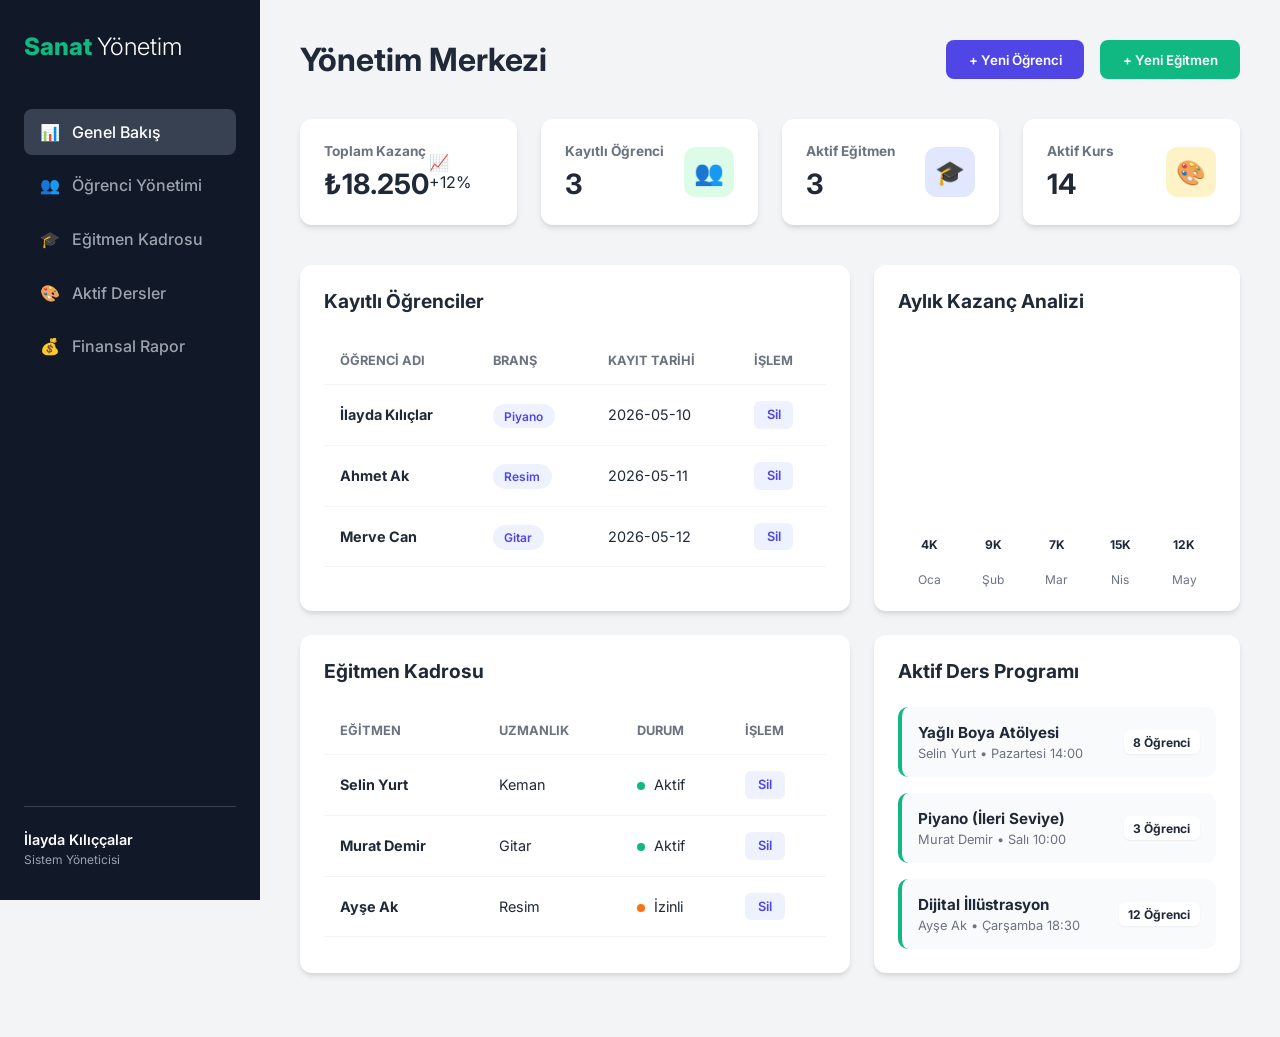
<file: index.html>
<!DOCTYPE html>
<html lang="tr">
<head>
    <meta charset="UTF-8">
    <meta name="viewport" content="width=device-width, initial-scale=1.0">
    <title>Sanat Merkezi | Yönetim Paneli</title>
    <link rel="stylesheet" href="style.css">
    <link href="https://fonts.googleapis.com/css2?family=Inter:wght@300;400;500;600;700&display=swap" rel="stylesheet">
</head>
<body class="admin-body">
    <div class="app-wrapper">
        <!-- Sol Menü -->
        <aside class="sidebar">
            <div class="sidebar-brand">
                <div class="logo">Sanat<span>Yönetim</span></div>
            </div>
            <nav class="sidebar-nav">
                <a href="#stats" class="active"><span class="icon">📊</span> Genel Bakış</a>
                <a href="#students"><span class="icon">👥</span> Öğrenci Yönetimi</a>
                <a href="#teachers"><span class="icon">🎓</span> Eğitmen Kadrosu</a>
                <a href="#courses"><span class="icon">🎨</span> Aktif Dersler</a>
                <a href="#earnings"><span class="icon">💰</span> Finansal Rapor</a>
            </nav>
            <div class="sidebar-footer">
                <p>İlayda Kılıççalar</p>
                <span>Sistem Yöneticisi</span>
            </div>
        </aside>

        <!-- Ana İçerik -->
        <main class="main-content">
            <header class="top-header">
                <h1>Yönetim Merkezi</h1>
                <div class="header-actions">
                    <button class="btn-primary" onclick="showModal('userModal')">+ Yeni Öğrenci</button>
                    <button class="btn-secondary" onclick="showModal('teacherModal')">+ Yeni Eğitmen</button>
                </div>
            </header>

            <!-- İstatistik Kartları -->
            <section class="stats-grid" id="stats">
                <div class="stat-card">
                    <div class="stat-info">
                        <h3>Toplam Kazanç</h3>
                        <p class="value" id="total-earnings">₺18.250</p>
                    </div>
                    <div class="stat-chart-mini">📈 +12%</div>
                </div>
                <div class="stat-card">
                    <div class="stat-info">
                        <h3>Kayıtlı Öğrenci</h3>
                        <p class="value" id="student-count">0</p>
                    </div>
                    <div class="stat-icon student-bg">👥</div>
                </div>
                <div class="stat-card">
                    <div class="stat-info">
                        <h3>Aktif Eğitmen</h3>
                        <p class="value" id="teacher-count">0</p>
                    </div>
                    <div class="stat-icon teacher-bg">🎓</div>
                </div>
                <div class="stat-card">
                    <div class="stat-info">
                        <h3>Aktif Kurs</h3>
                        <p class="value">14</p>
                    </div>
                    <div class="stat-icon course-bg">🎨</div>
                </div>
            </section>

            <div class="dashboard-grid">
                <!-- Öğrenci Listesi -->
                <section class="panel-card" id="students">
                    <div class="panel-header">
                        <h2>Kayıtlı Öğrenciler</h2>
                    </div>
                    <div class="table-container">
                        <table class="admin-table">
                            <thead>
                                <tr>
                                    <th>Öğrenci Adı</th>
                                    <th>Branş</th>
                                    <th>Kayıt Tarihi</th>
                                    <th>İşlem</th>
                                </tr>
                            </thead>
                            <tbody id="student-table-body">
                                <!-- Dinamik -->
                            </tbody>
                        </table>
                    </div>
                </section>

                <!-- Kazanç Grafiği -->
                <section class="panel-card" id="earnings">
                    <div class="panel-header">
                        <h2>Aylık Kazanç Analizi</h2>
                    </div>
                    <div class="chart-wrapper">
                        <div class="bar-chart">
                            <div class="bar-col"><div class="bar" style="height: 40%"><span>4K</span></div><label>Oca</label></div>
                            <div class="bar-col"><div class="bar" style="height: 60%"><span>9K</span></div><label>Şub</label></div>
                            <div class="bar-col"><div class="bar" style="height: 50%"><span>7K</span></div><label>Mar</label></div>
                            <div class="bar-col"><div class="bar" style="height: 85%"><span>15K</span></div><label>Nis</label></div>
                            <div class="bar-col"><div class="bar" style="height: 75%"><span>12K</span></div><label>May</label></div>
                        </div>
                    </div>
                </section>
            </div>

            <div class="dashboard-grid second-row">
                <!-- Eğitmen Listesi -->
                <section class="panel-card" id="teachers">
                    <div class="panel-header">
                        <h2>Eğitmen Kadrosu</h2>
                    </div>
                    <div class="table-container">
                        <table class="admin-table">
                            <thead>
                                <tr>
                                    <th>Eğitmen</th>
                                    <th>Uzmanlık</th>
                                    <th>Durum</th>
                                    <th>İşlem</th>
                                </tr>
                            </thead>
                            <tbody id="teacher-table-body">
                                <!-- Dinamik -->
                            </tbody>
                        </table>
                    </div>
                </section>

                <!-- Aktif Dersler -->
                <section class="panel-card" id="courses">
                    <div class="panel-header">
                        <h2>Aktif Ders Programı</h2>
                    </div>
                    <div class="course-list" id="course-list-body">
                        <div class="course-item">
                            <div class="c-info">
                                <h4>Yağlı Boya Atölyesi</h4>
                                <p>Selin Yurt • Pazartesi 14:00</p>
                            </div>
                            <span class="c-badge">8 Öğrenci</span>
                        </div>
                        <div class="course-item">
                            <div class="c-info">
                                <h4>Piyano (İleri Seviye)</h4>
                                <p>Murat Demir • Salı 10:00</p>
                            </div>
                            <span class="c-badge">3 Öğrenci</span>
                        </div>
                        <div class="course-item">
                            <div class="c-info">
                                <h4>Dijital İllüstrasyon</h4>
                                <p>Ayşe Ak • Çarşamba 18:30</p>
                            </div>
                            <span class="c-badge">12 Öğrenci</span>
                        </div>
                    </div>
                </section>
            </div>
        </main>
    </div>

    <!-- MODALLAR -->
    <div id="userModal" class="modal">
        <div class="modal-content">
            <span class="close" onclick="closeModal('userModal')">&times;</span>
            <h3>Yeni Öğrenci Kaydı</h3>
            <form id="studentForm">
                <input type="text" id="sName" placeholder="Öğrenci Ad Soyad" required>
                <select id="sBranch">
                    <option>Resim</option>
                    <option>Piyano</option>
                    <option>Gitar</option>
                    <option>Keman</option>
                </select>
                <button type="submit" class="btn-primary">Kaydı Tamamla</button>
            </form>
        </div>
    </div>

    <div id="teacherModal" class="modal">
        <div class="modal-content">
            <span class="close" onclick="closeModal('teacherModal')">&times;</span>
            <h3>Yeni Eğitmen Ekle</h3>
            <form id="teacherForm">
                <input type="text" id="tName" placeholder="Eğitmen Ad Soyad" required>
                <input type="text" id="tExpert" placeholder="Uzmanlık Alanı" required>
                <button type="submit" class="btn-primary">Eğitmeni Kaydet</button>
            </form>
        </div>
    </div>

    <script src="script.js"></script>
</body>
</html>
</file>
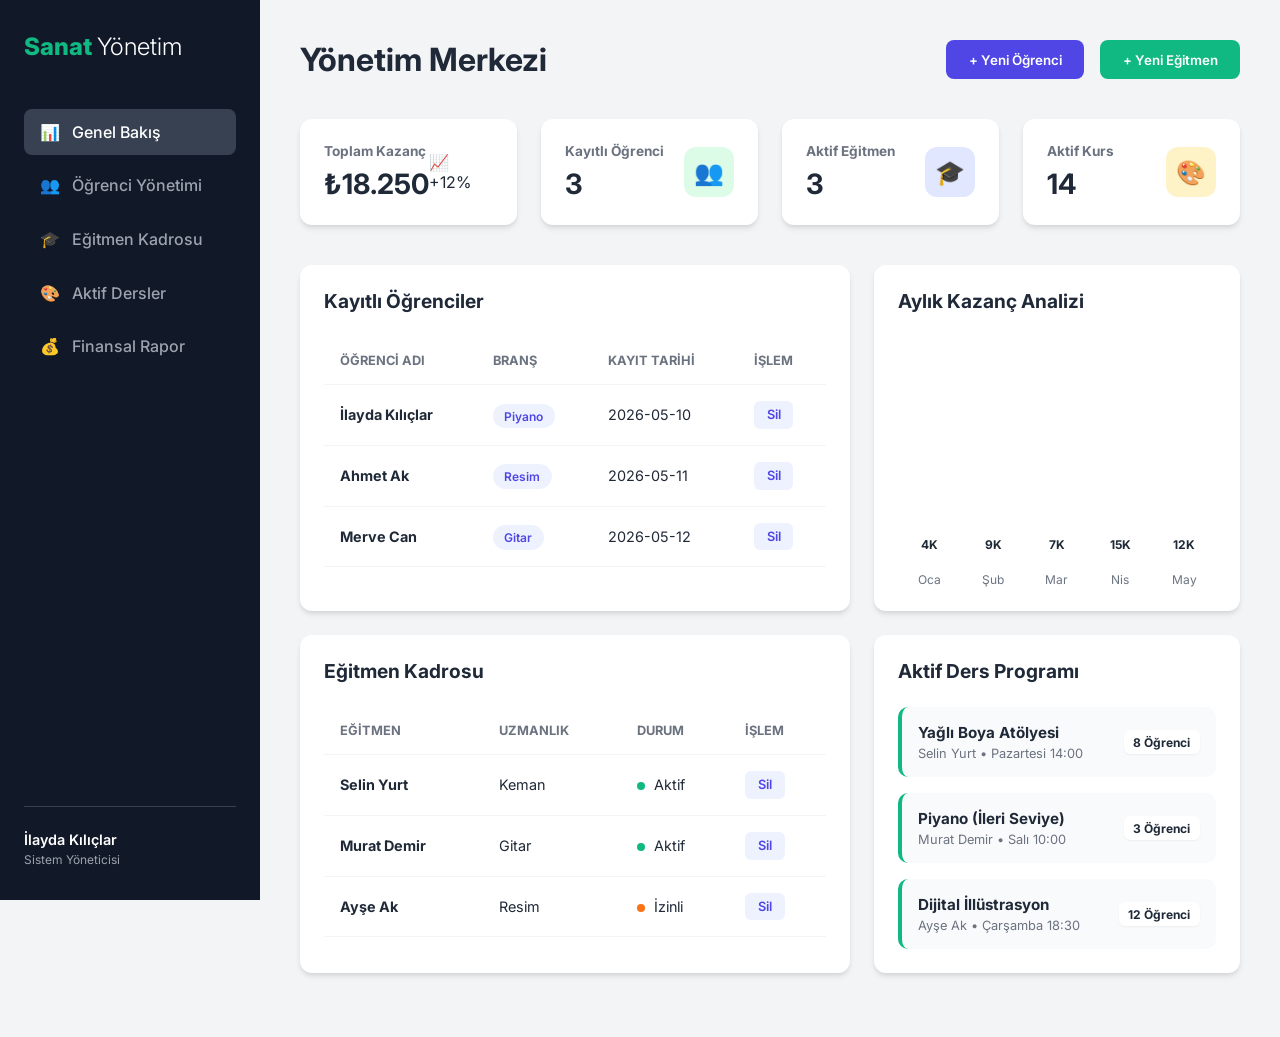
<file: web-app/index.html>
<!DOCTYPE html>
<html lang="tr">
<head>
    <meta charset="UTF-8">
    <meta name="viewport" content="width=device-width, initial-scale=1.0">
    <title>Sanat Merkezi | Yönetim Paneli</title>
    <link rel="stylesheet" href="style.css">
    <link href="https://fonts.googleapis.com/css2?family=Inter:wght@300;400;500;600;700&display=swap" rel="stylesheet">
</head>
<body class="admin-body">
    <div class="app-wrapper">
        <!-- Sol Menü -->
        <aside class="sidebar">
            <div class="sidebar-brand">
                <div class="logo">Sanat<span>Yönetim</span></div>
            </div>
            <nav class="sidebar-nav">
                <a href="#stats" class="active"><span class="icon">📊</span> Genel Bakış</a>
                <a href="#students"><span class="icon">👥</span> Öğrenci Yönetimi</a>
                <a href="#teachers"><span class="icon">🎓</span> Eğitmen Kadrosu</a>
                <a href="#courses"><span class="icon">🎨</span> Aktif Dersler</a>
                <a href="#earnings"><span class="icon">💰</span> Finansal Rapor</a>
            </nav>
            <div class="sidebar-footer">
                <p>İlayda Kılıçlar</p>
                <span>Sistem Yöneticisi</span>
            </div>
        </aside>

        <!-- Ana İçerik -->
        <main class="main-content">
            <header class="top-header">
                <h1>Yönetim Merkezi</h1>
                <div class="header-actions">
                    <button class="btn-primary" onclick="showModal('userModal')">+ Yeni Öğrenci</button>
                    <button class="btn-secondary" onclick="showModal('teacherModal')">+ Yeni Eğitmen</button>
                </div>
            </header>

            <!-- İstatistik Kartları -->
            <section class="stats-grid" id="stats">
                <div class="stat-card">
                    <div class="stat-info">
                        <h3>Toplam Kazanç</h3>
                        <p class="value" id="total-earnings">₺18.250</p>
                    </div>
                    <div class="stat-chart-mini">📈 +12%</div>
                </div>
                <div class="stat-card">
                    <div class="stat-info">
                        <h3>Kayıtlı Öğrenci</h3>
                        <p class="value" id="student-count">0</p>
                    </div>
                    <div class="stat-icon student-bg">👥</div>
                </div>
                <div class="stat-card">
                    <div class="stat-info">
                        <h3>Aktif Eğitmen</h3>
                        <p class="value" id="teacher-count">0</p>
                    </div>
                    <div class="stat-icon teacher-bg">🎓</div>
                </div>
                <div class="stat-card">
                    <div class="stat-info">
                        <h3>Aktif Kurs</h3>
                        <p class="value">14</p>
                    </div>
                    <div class="stat-icon course-bg">🎨</div>
                </div>
            </section>

            <div class="dashboard-grid">
                <!-- Öğrenci Listesi -->
                <section class="panel-card" id="students">
                    <div class="panel-header">
                        <h2>Kayıtlı Öğrenciler</h2>
                    </div>
                    <div class="table-container">
                        <table class="admin-table">
                            <thead>
                                <tr>
                                    <th>Öğrenci Adı</th>
                                    <th>Branş</th>
                                    <th>Kayıt Tarihi</th>
                                    <th>İşlem</th>
                                </tr>
                            </thead>
                            <tbody id="student-table-body">
                                <!-- Dinamik -->
                            </tbody>
                        </table>
                    </div>
                </section>

                <!-- Kazanç Grafiği -->
                <section class="panel-card" id="earnings">
                    <div class="panel-header">
                        <h2>Aylık Kazanç Analizi</h2>
                    </div>
                    <div class="chart-wrapper">
                        <div class="bar-chart">
                            <div class="bar-col"><div class="bar" style="height: 40%"><span>4K</span></div><label>Oca</label></div>
                            <div class="bar-col"><div class="bar" style="height: 60%"><span>9K</span></div><label>Şub</label></div>
                            <div class="bar-col"><div class="bar" style="height: 50%"><span>7K</span></div><label>Mar</label></div>
                            <div class="bar-col"><div class="bar" style="height: 85%"><span>15K</span></div><label>Nis</label></div>
                            <div class="bar-col"><div class="bar" style="height: 75%"><span>12K</span></div><label>May</label></div>
                        </div>
                    </div>
                </section>
            </div>

            <div class="dashboard-grid second-row">
                <!-- Eğitmen Listesi -->
                <section class="panel-card" id="teachers">
                    <div class="panel-header">
                        <h2>Eğitmen Kadrosu</h2>
                    </div>
                    <div class="table-container">
                        <table class="admin-table">
                            <thead>
                                <tr>
                                    <th>Eğitmen</th>
                                    <th>Uzmanlık</th>
                                    <th>Durum</th>
                                    <th>İşlem</th>
                                </tr>
                            </thead>
                            <tbody id="teacher-table-body">
                                <!-- Dinamik -->
                            </tbody>
                        </table>
                    </div>
                </section>

                <!-- Aktif Dersler -->
                <section class="panel-card" id="courses">
                    <div class="panel-header">
                        <h2>Aktif Ders Programı</h2>
                    </div>
                    <div class="course-list" id="course-list-body">
                        <div class="course-item">
                            <div class="c-info">
                                <h4>Yağlı Boya Atölyesi</h4>
                                <p>Selin Yurt • Pazartesi 14:00</p>
                            </div>
                            <span class="c-badge">8 Öğrenci</span>
                        </div>
                        <div class="course-item">
                            <div class="c-info">
                                <h4>Piyano (İleri Seviye)</h4>
                                <p>Murat Demir • Salı 10:00</p>
                            </div>
                            <span class="c-badge">3 Öğrenci</span>
                        </div>
                        <div class="course-item">
                            <div class="c-info">
                                <h4>Dijital İllüstrasyon</h4>
                                <p>Ayşe Ak • Çarşamba 18:30</p>
                            </div>
                            <span class="c-badge">12 Öğrenci</span>
                        </div>
                    </div>
                </section>
            </div>
        </main>
    </div>

    <!-- MODALLAR -->
    <div id="userModal" class="modal">
        <div class="modal-content">
            <span class="close" onclick="closeModal('userModal')">&times;</span>
            <h3>Yeni Öğrenci Kaydı</h3>
            <form id="studentForm">
                <input type="text" id="sName" placeholder="Öğrenci Ad Soyad" required>
                <select id="sBranch">
                    <option>Resim</option>
                    <option>Piyano</option>
                    <option>Gitar</option>
                    <option>Keman</option>
                </select>
                <button type="submit" class="btn-primary">Kaydı Tamamla</button>
            </form>
        </div>
    </div>

    <div id="teacherModal" class="modal">
        <div class="modal-content">
            <span class="close" onclick="closeModal('teacherModal')">&times;</span>
            <h3>Yeni Eğitmen Ekle</h3>
            <form id="teacherForm">
                <input type="text" id="tName" placeholder="Eğitmen Ad Soyad" required>
                <input type="text" id="tExpert" placeholder="Uzmanlık Alanı" required>
                <button type="submit" class="btn-primary">Eğitmeni Kaydet</button>
            </form>
        </div>
    </div>

    <script src="script.js"></script>
</body>
</html>
</file>
<file: style.css>
:root {
    --primary: #4f46e5;
    --primary-light: #eef2ff;
    --secondary: #10b981;
    --danger: #ef4444;
    --bg-main: #f3f4f6;
    --sidebar-bg: #111827;
    --text-dark: #1f2937;
    --text-gray: #6b7280;
    --shadow: 0 4px 6px -1px rgba(0, 0, 0, 0.1), 0 2px 4px -1px rgba(0, 0, 0, 0.06);
}

* { margin: 0; padding: 0; box-sizing: border-box; font-family: 'Inter', sans-serif; }

body { background: var(--bg-main); color: var(--text-dark); overflow-x: hidden; }

.app-wrapper { display: flex; min-height: 100vh; }

/* Sidebar */
.sidebar { width: 260px; background: var(--sidebar-bg); color: white; display: flex; flex-direction: column; position: fixed; height: 100vh; padding: 2rem 1.5rem; }
.sidebar-brand { margin-bottom: 3rem; }
.logo { font-size: 1.5rem; font-weight: 800; color: var(--secondary); }
.logo span { color: white; margin-left: 5px; font-weight: 300; }
.sidebar-nav { flex: 1; }
.sidebar-nav a { display: flex; align-items: center; gap: 12px; color: #9ca3af; text-decoration: none; padding: 0.8rem 1rem; border-radius: 8px; margin-bottom: 0.5rem; transition: 0.3s; font-weight: 500; }
.sidebar-nav a:hover, .sidebar-nav a.active { background: #374151; color: white; }
.sidebar-footer { border-top: 1px solid #374151; padding-top: 1.5rem; }
.sidebar-footer p { font-weight: 600; font-size: 0.9rem; }
.sidebar-footer span { font-size: 0.75rem; color: #9ca3af; }

/* Main Content */
.main-content { flex: 1; margin-left: 260px; padding: 2.5rem; }
.top-header { display: flex; justify-content: space-between; align-items: center; margin-bottom: 2.5rem; }
.header-actions { display: flex; gap: 1rem; }

/* Buttons */
.btn-primary { background: var(--primary); color: white; border: none; padding: 0.7rem 1.4rem; border-radius: 8px; cursor: pointer; font-weight: 600; transition: 0.3s; }
.btn-secondary { background: var(--secondary); color: white; border: none; padding: 0.7rem 1.4rem; border-radius: 8px; cursor: pointer; font-weight: 600; transition: 0.3s; }
.btn-primary:hover, .btn-secondary:hover { transform: translateY(-2px); opacity: 0.9; }
.btn-delete { background: var(--primary-light); color: var(--primary); border: none; padding: 0.4rem 0.8rem; border-radius: 6px; cursor: pointer; font-size: 0.8rem; font-weight: 600; }

/* Stats */
.stats-grid { display: grid; grid-template-columns: repeat(4, 1fr); gap: 1.5rem; margin-bottom: 2.5rem; }
.stat-card { background: white; padding: 1.5rem; border-radius: 12px; box-shadow: var(--shadow); display: flex; justify-content: space-between; align-items: center; }
.stat-info h3 { font-size: 0.85rem; color: var(--text-gray); margin-bottom: 0.5rem; }
.stat-info .value { font-size: 1.75rem; font-weight: 700; }
.stat-icon { width: 50px; height: 50px; border-radius: 12px; display: flex; align-items: center; justify-content: center; font-size: 1.5rem; }
.student-bg { background: #dcfce7; }
.teacher-bg { background: #e0e7ff; }
.course-bg { background: #fef3c7; }

/* Dashboard Grid */
.dashboard-grid { display: grid; grid-template-columns: 1.5fr 1fr; gap: 1.5rem; margin-bottom: 1.5rem; }
.panel-card { background: white; padding: 1.5rem; border-radius: 12px; box-shadow: var(--shadow); }
.panel-header { margin-bottom: 1.5rem; }
.panel-header h2 { font-size: 1.2rem; font-weight: 700; }

/* Tables */
.table-container { overflow-x: auto; }
.admin-table { width: 100%; border-collapse: collapse; }
.admin-table th { text-align: left; padding: 1rem; color: var(--text-gray); font-size: 0.8rem; text-transform: uppercase; border-bottom: 1px solid #f3f4f6; }
.admin-table td { padding: 1rem; border-bottom: 1px solid #f3f4f6; font-size: 0.9rem; }
.branch-tag { background: var(--primary-light); color: var(--primary); padding: 0.3rem 0.7rem; border-radius: 20px; font-size: 0.75rem; font-weight: 600; }
.status-dot { width: 8px; height: 8px; border-radius: 50%; display: inline-block; margin-right: 5px; }
.dot-green { background: var(--secondary); }
.dot-red { background: #f97316; }

/* Chart Area */
.chart-wrapper { height: 250px; display: flex; align-items: flex-end; padding-top: 2rem; }
.bar-chart { display: flex; width: 100%; height: 100%; justify-content: space-around; align-items: flex-end; }
.bar-col { display: flex; flex-direction: column; align-items: center; flex: 1; }
.bar { width: 40px; background: var(--primary); border-radius: 6px 6px 0 0; position: relative; transition: 0.5s ease-out; }
.bar span { position: absolute; top: -25px; left: 50%; transform: translateX(-50%); font-size: 0.75rem; font-weight: 700; }
.bar-col label { margin-top: 10px; font-size: 0.75rem; color: var(--text-gray); }

/* Courses */
.course-list { display: flex; flex-direction: column; gap: 1rem; }
.course-item { display: flex; justify-content: space-between; align-items: center; padding: 1rem; background: #f9fafb; border-radius: 10px; border-left: 4px solid var(--secondary); }
.course-item h4 { font-size: 0.95rem; margin-bottom: 4px; }
.course-item p { font-size: 0.8rem; color: var(--text-gray); }
.c-badge { background: white; padding: 0.3rem 0.6rem; border-radius: 6px; font-size: 0.75rem; font-weight: 700; box-shadow: 0 1px 2px rgba(0,0,0,0.05); }

/* Modals */
.modal { position: fixed; top: 0; left: 0; width: 100%; height: 100%; background: rgba(0,0,0,0.5); z-index: 1000; display: none; justify-content: center; align-items: center; }
.modal-content { background: white; padding: 2.5rem; border-radius: 16px; width: 450px; position: relative; }
.modal-content h3 { margin-bottom: 1.5rem; font-size: 1.4rem; }
.close { position: absolute; top: 1rem; right: 1rem; font-size: 1.5rem; cursor: pointer; }
form input, form select { width: 100%; padding: 0.8rem; margin-bottom: 1rem; border: 1px solid #e5e7eb; border-radius: 8px; outline: none; }
form input:focus { border-color: var(--primary); }

@media (max-width: 1200px) {
    .stats-grid { grid-template-columns: repeat(2, 1fr); }
    .dashboard-grid { grid-template-columns: 1fr; }
}
</file>
<file: web-app/style.css>
:root {
    --primary: #4f46e5;
    --primary-light: #eef2ff;
    --secondary: #10b981;
    --danger: #ef4444;
    --bg-main: #f3f4f6;
    --sidebar-bg: #111827;
    --text-dark: #1f2937;
    --text-gray: #6b7280;
    --shadow: 0 4px 6px -1px rgba(0, 0, 0, 0.1), 0 2px 4px -1px rgba(0, 0, 0, 0.06);
}

* { margin: 0; padding: 0; box-sizing: border-box; font-family: 'Inter', sans-serif; }

body { background: var(--bg-main); color: var(--text-dark); overflow-x: hidden; }

.app-wrapper { display: flex; min-height: 100vh; }

/* Sidebar */
.sidebar { width: 260px; background: var(--sidebar-bg); color: white; display: flex; flex-direction: column; position: fixed; height: 100vh; padding: 2rem 1.5rem; }
.sidebar-brand { margin-bottom: 3rem; }
.logo { font-size: 1.5rem; font-weight: 800; color: var(--secondary); }
.logo span { color: white; margin-left: 5px; font-weight: 300; }
.sidebar-nav { flex: 1; }
.sidebar-nav a { display: flex; align-items: center; gap: 12px; color: #9ca3af; text-decoration: none; padding: 0.8rem 1rem; border-radius: 8px; margin-bottom: 0.5rem; transition: 0.3s; font-weight: 500; }
.sidebar-nav a:hover, .sidebar-nav a.active { background: #374151; color: white; }
.sidebar-footer { border-top: 1px solid #374151; padding-top: 1.5rem; }
.sidebar-footer p { font-weight: 600; font-size: 0.9rem; }
.sidebar-footer span { font-size: 0.75rem; color: #9ca3af; }

/* Main Content */
.main-content { flex: 1; margin-left: 260px; padding: 2.5rem; }
.top-header { display: flex; justify-content: space-between; align-items: center; margin-bottom: 2.5rem; }
.header-actions { display: flex; gap: 1rem; }

/* Buttons */
.btn-primary { background: var(--primary); color: white; border: none; padding: 0.7rem 1.4rem; border-radius: 8px; cursor: pointer; font-weight: 600; transition: 0.3s; }
.btn-secondary { background: var(--secondary); color: white; border: none; padding: 0.7rem 1.4rem; border-radius: 8px; cursor: pointer; font-weight: 600; transition: 0.3s; }
.btn-primary:hover, .btn-secondary:hover { transform: translateY(-2px); opacity: 0.9; }
.btn-delete { background: var(--primary-light); color: var(--primary); border: none; padding: 0.4rem 0.8rem; border-radius: 6px; cursor: pointer; font-size: 0.8rem; font-weight: 600; }

/* Stats */
.stats-grid { display: grid; grid-template-columns: repeat(4, 1fr); gap: 1.5rem; margin-bottom: 2.5rem; }
.stat-card { background: white; padding: 1.5rem; border-radius: 12px; box-shadow: var(--shadow); display: flex; justify-content: space-between; align-items: center; }
.stat-info h3 { font-size: 0.85rem; color: var(--text-gray); margin-bottom: 0.5rem; }
.stat-info .value { font-size: 1.75rem; font-weight: 700; }
.stat-icon { width: 50px; height: 50px; border-radius: 12px; display: flex; align-items: center; justify-content: center; font-size: 1.5rem; }
.student-bg { background: #dcfce7; }
.teacher-bg { background: #e0e7ff; }
.course-bg { background: #fef3c7; }

/* Dashboard Grid */
.dashboard-grid { display: grid; grid-template-columns: 1.5fr 1fr; gap: 1.5rem; margin-bottom: 1.5rem; }
.panel-card { background: white; padding: 1.5rem; border-radius: 12px; box-shadow: var(--shadow); }
.panel-header { margin-bottom: 1.5rem; }
.panel-header h2 { font-size: 1.2rem; font-weight: 700; }

/* Tables */
.table-container { overflow-x: auto; }
.admin-table { width: 100%; border-collapse: collapse; }
.admin-table th { text-align: left; padding: 1rem; color: var(--text-gray); font-size: 0.8rem; text-transform: uppercase; border-bottom: 1px solid #f3f4f6; }
.admin-table td { padding: 1rem; border-bottom: 1px solid #f3f4f6; font-size: 0.9rem; }
.branch-tag { background: var(--primary-light); color: var(--primary); padding: 0.3rem 0.7rem; border-radius: 20px; font-size: 0.75rem; font-weight: 600; }
.status-dot { width: 8px; height: 8px; border-radius: 50%; display: inline-block; margin-right: 5px; }
.dot-green { background: var(--secondary); }
.dot-red { background: #f97316; }

/* Chart Area */
.chart-wrapper { height: 250px; display: flex; align-items: flex-end; padding-top: 2rem; }
.bar-chart { display: flex; width: 100%; height: 100%; justify-content: space-around; align-items: flex-end; }
.bar-col { display: flex; flex-direction: column; align-items: center; flex: 1; }
.bar { width: 40px; background: var(--primary); border-radius: 6px 6px 0 0; position: relative; transition: 0.5s ease-out; }
.bar span { position: absolute; top: -25px; left: 50%; transform: translateX(-50%); font-size: 0.75rem; font-weight: 700; }
.bar-col label { margin-top: 10px; font-size: 0.75rem; color: var(--text-gray); }

/* Courses */
.course-list { display: flex; flex-direction: column; gap: 1rem; }
.course-item { display: flex; justify-content: space-between; align-items: center; padding: 1rem; background: #f9fafb; border-radius: 10px; border-left: 4px solid var(--secondary); }
.course-item h4 { font-size: 0.95rem; margin-bottom: 4px; }
.course-item p { font-size: 0.8rem; color: var(--text-gray); }
.c-badge { background: white; padding: 0.3rem 0.6rem; border-radius: 6px; font-size: 0.75rem; font-weight: 700; box-shadow: 0 1px 2px rgba(0,0,0,0.05); }

/* Modals */
.modal { position: fixed; top: 0; left: 0; width: 100%; height: 100%; background: rgba(0,0,0,0.5); z-index: 1000; display: none; justify-content: center; align-items: center; }
.modal-content { background: white; padding: 2.5rem; border-radius: 16px; width: 450px; position: relative; }
.modal-content h3 { margin-bottom: 1.5rem; font-size: 1.4rem; }
.close { position: absolute; top: 1rem; right: 1rem; font-size: 1.5rem; cursor: pointer; }
form input, form select { width: 100%; padding: 0.8rem; margin-bottom: 1rem; border: 1px solid #e5e7eb; border-radius: 8px; outline: none; }
form input:focus { border-color: var(--primary); }

@media (max-width: 1200px) {
    .stats-grid { grid-template-columns: repeat(2, 1fr); }
    .dashboard-grid { grid-template-columns: 1fr; }
}
</file>
